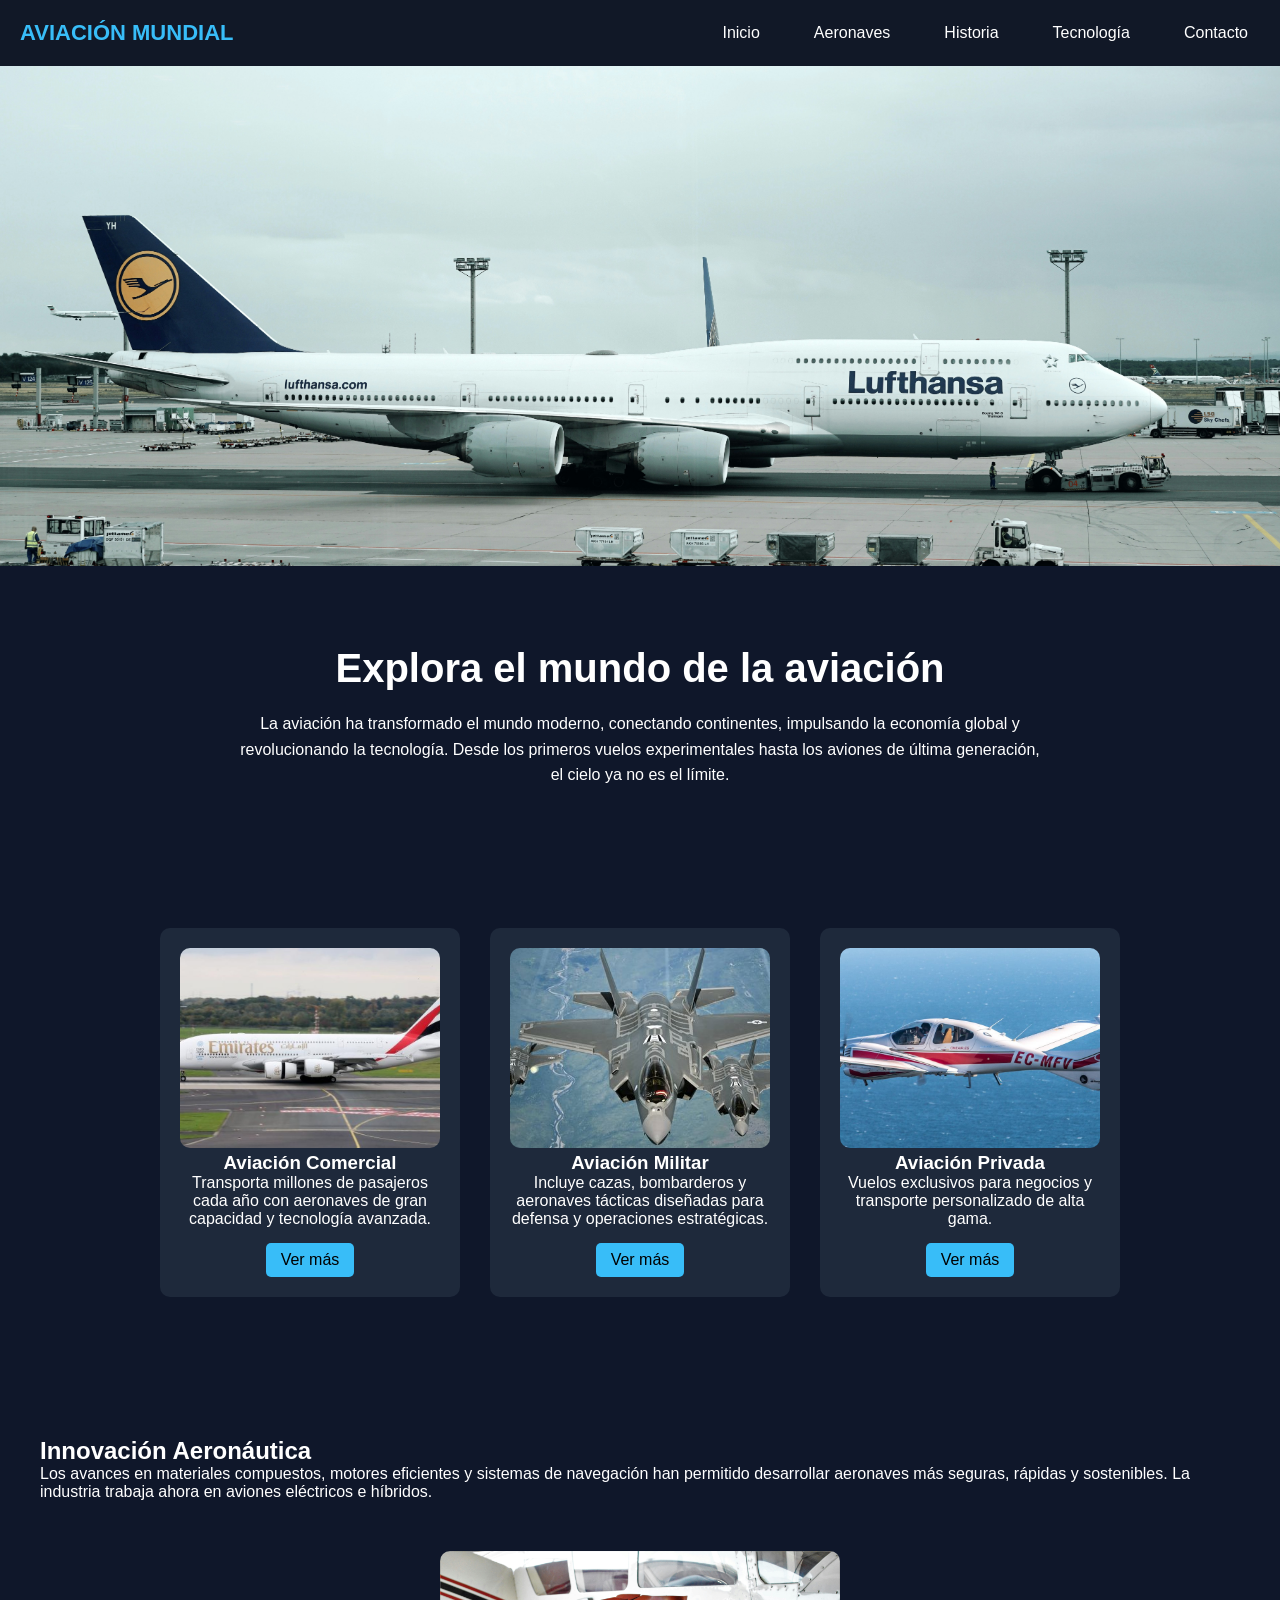
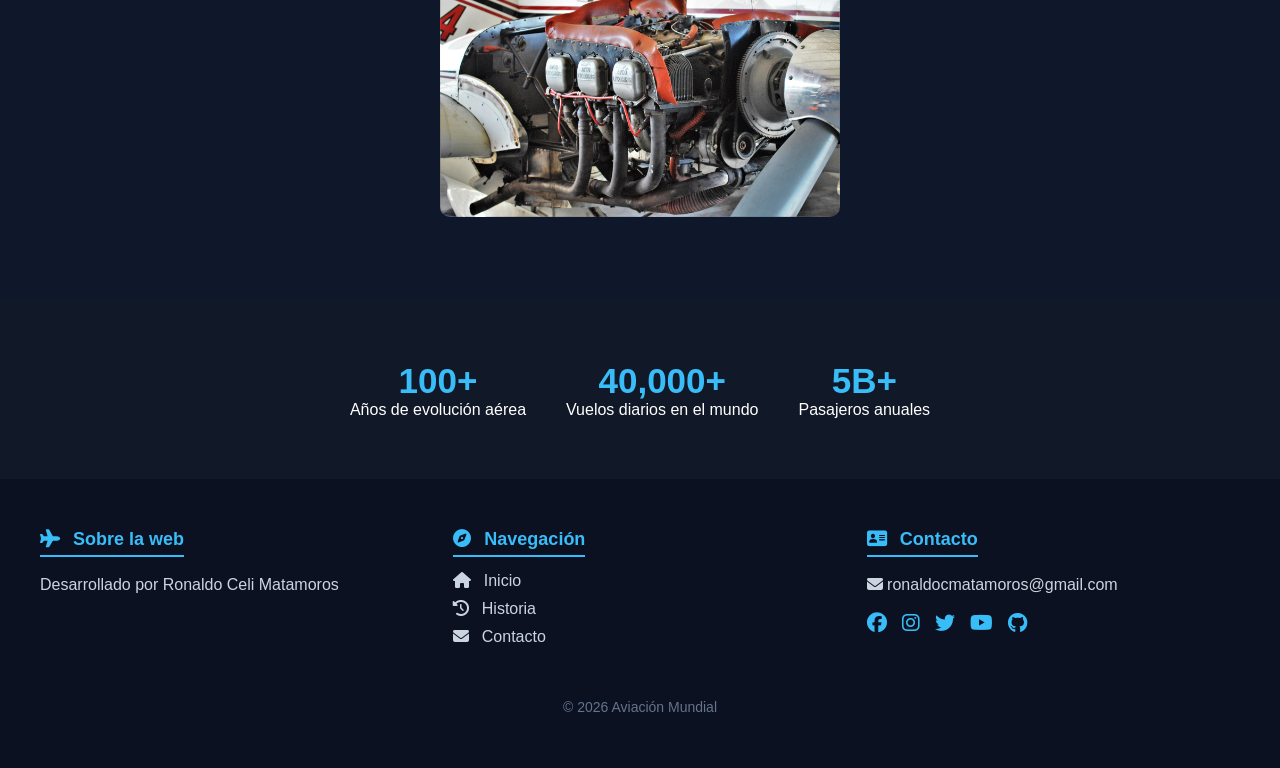
<file: index.html>
<!DOCTYPE html>
<html lang="es">
<head>
    <meta charset="UTF-8">
    <meta name="viewport" content="width=device-width, initial-scale=1.0">
    <title>Aviación Mundial</title>
    <link rel="stylesheet" href="avion.css">
    <link rel="stylesheet" href="https://cdnjs.cloudflare.com/ajax/libs/font-awesome/6.5.0/css/all.min.css">
</head>
<body>

<header>
    <div class="logo">AVIACIÓN MUNDIAL</div>

    <nav>
        <ul class="menu">
            <li><a href="index.html">Inicio</a></li>

            <li class="dropdown">
                <a href="#">Aeronaves</a>
                <ul class="submenu">
                    <li><a href="comercial.html">Comercial</a></li>
                    <li><a href="militar.html">Militar</a></li>
                    <li><a href="privada.html">Privada</a></li>
                    <li><a href="helicopteros.html">Helicópteros</a></li>
                    <li><a href="drones.html">Drones</a></li>
                </ul>
            </li>

            <li><a href="historia.html">Historia</a></li>
            <li><a href="tecnologia.html">Tecnología</a></li>
            <li><a href="contacto.html">Contacto</a></li>
        </ul>
    </nav>
</header>

<!-- SLIDER -->
<section class="slider">
    <div class="slides">
        <img src="img/avion1.jpg" alt="avion1">
        <img src="img/avion2.jpg" alt="avion2">
        <img src="img/avion3.jpg" alt="avion3">
        <img src="img/avion4.jpg" alt="avion4">
        <img src="img/avion5.jpg" alt="avion5">
    </div>
</section>

<!-- INTRO -->
<section class="intro">
    <h1>Explora el mundo de la aviación</h1>
    <p>
        La aviación ha transformado el mundo moderno, conectando continentes,
        impulsando la economía global y revolucionando la tecnología.
        Desde los primeros vuelos experimentales hasta los aviones de última generación,
        el cielo ya no es el límite.
    </p>
</section>

<!-- TARJETAS -->
<section class="cards">

    <div class="card">
        <img src="img/avioncomercial.jpg" alt="comercial">
        <h3>Aviación Comercial</h3>
        <p>Transporta millones de pasajeros cada año con aeronaves de gran capacidad y tecnología avanzada.</p>
        <a href="comercial.html" class="btn">Ver más</a>
    </div>

    <div class="card">
        <img src="img/cazas.jpg" alt="militar">
        <h3>Aviación Militar</h3>
        <p>Incluye cazas, bombarderos y aeronaves tácticas diseñadas para defensa y operaciones estratégicas.</p>
        <a href="militar.html" class="btn">Ver más</a>
    </div>

    <div class="card">
        <img src="img/priv.jpg" alt="privada">
        <h3>Aviación Privada</h3>
        <p>Vuelos exclusivos para negocios y transporte personalizado de alta gama.</p>
        <a href="privada.html" class="btn">Ver más</a>
    </div>

</section>

<!-- SECCIÓN DESTACADA -->
<section class="highlight">
    <div class="highlight-text">
        <h2>Innovación Aeronáutica</h2>
        <p>
            Los avances en materiales compuestos, motores eficientes y sistemas de navegación
            han permitido desarrollar aeronaves más seguras, rápidas y sostenibles.
            La industria trabaja ahora en aviones eléctricos e híbridos.
        </p>
    </div>

    <div class="highlight-img">
        <img src="img/motor2.jpg"tecnologia">
    </div>
</section>

<!-- ESTADÍSTICAS -->
<section class="stats">
    <div class="stat-box">
        <h3>100+</h3>
        <p>Años de evolución aérea</p>
    </div>

    <div class="stat-box">
        <h3>40,000+</h3>
        <p>Vuelos diarios en el mundo</p>
    </div>

    <div class="stat-box">
        <h3>5B+</h3>
        <p>Pasajeros anuales</p>
    </div>
</section>

<footer>
    <div class="footer-content">

        <div class="footer-box">
            <h4><i class="fa-solid fa-plane"></i> Sobre la web</h4>
            <p>Desarrollado por Ronaldo Celi Matamoros</p>
        </div>

        <div class="footer-box">
            <h4><i class="fa-solid fa-compass"></i> Navegación</h4>
            <ul>
                <li><a href="index.html"><i class="fa-solid fa-house"></i> Inicio</a></li>
                <li><a href="historia.html"><i class="fa-solid fa-clock-rotate-left"></i> Historia</a></li>
                <li><a href="contacto.html"><i class="fa-solid fa-envelope"></i> Contacto</a></li>
            </ul>
        </div>

        <div class="footer-box">
            <h4><i class="fa-solid fa-address-card"></i> Contacto</h4>
            <p><i class="fa-solid fa-envelope"></i> ronaldocmatamoros@gmail.com</p>

            <div class="social">
                <a href="#"><i class="fa-brands fa-facebook" title="Facebook"></i></a>
                <a href="#"><i class="fa-brands fa-instagram" title="Instagram"></i></a>
                <a href="#"><i class="fa-brands fa-twitter" title="Twitter"></i></a>
                <a href="#"><i class="fa-brands fa-youtube" title="Youtube"></i></a>
                <a href="#"><i class="fa-brands fa-github" title="Github"></i></a>
            </div>
        </div>

    </div>

    <p class="copy">© 2026 Aviación Mundial</p>
</footer>


</body>
</html>
</file>
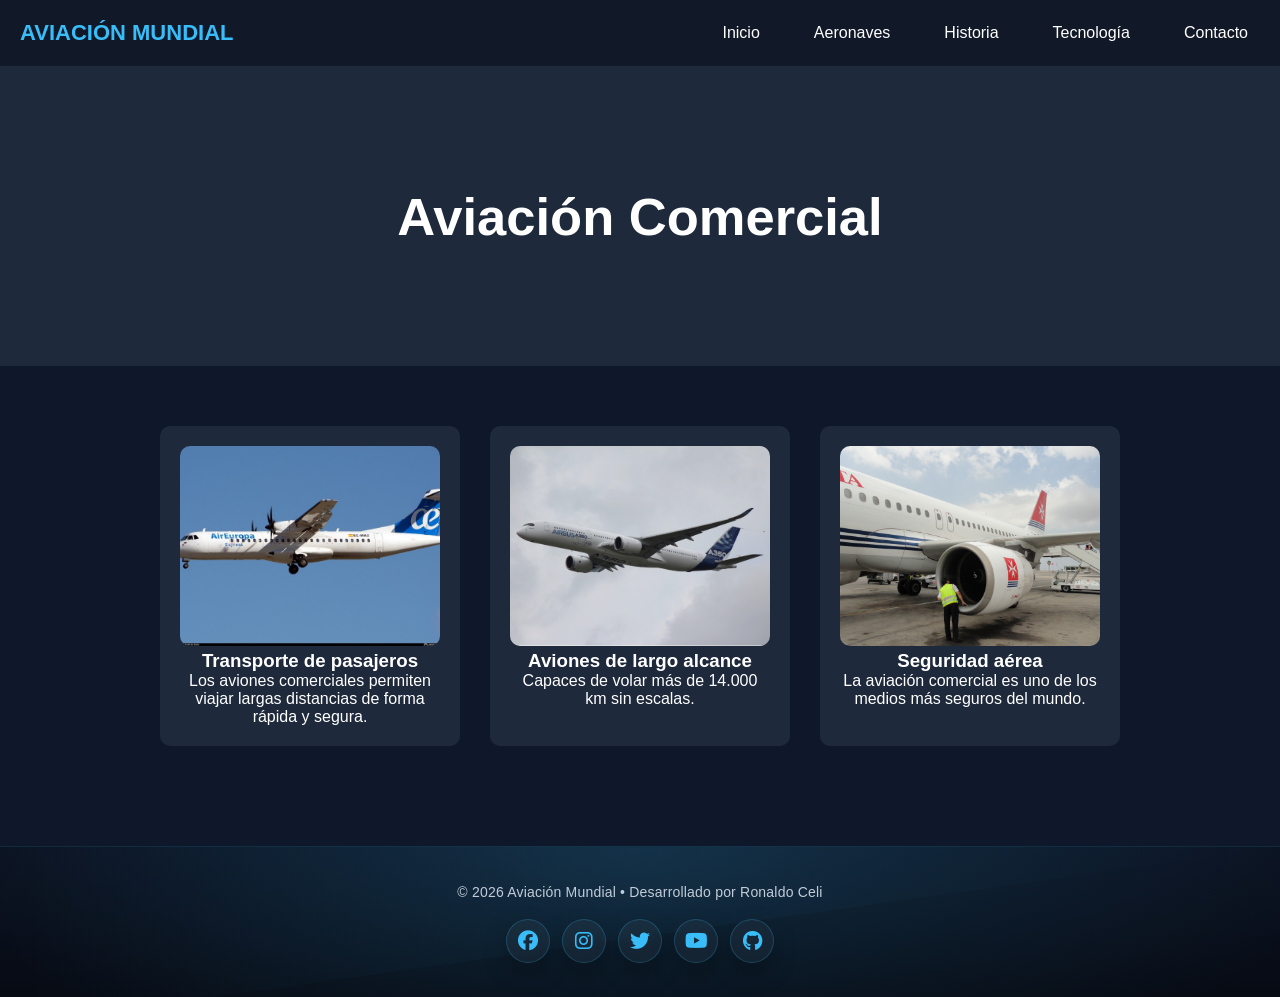
<file: comercial.html>
<!DOCTYPE html>
<html lang="es">
<head>
<meta charset="UTF-8">
<meta name="viewport" content="width=device-width, initial-scale=1.0">
<title>Historia de la Aviación</title>
<link rel="stylesheet" href="avion.css">
<link rel="stylesheet" href="https://cdnjs.cloudflare.com/ajax/libs/font-awesome/6.5.0/css/all.min.css">
</head>
<body>

<header>
    <div class="logo">AVIACIÓN MUNDIAL</div>
    <nav>
        <ul class="menu">
            <li><a href="index.html">Inicio</a></li>
            <li class="dropdown">
                <a href="#">Aeronaves</a>
                <ul class="submenu">
                    <li><a href="comercial.html">Comercial</a></li>
                    <li><a href="militar.html">Militar</a></li>
                    <li><a href="privada.html">Privada</a></li>
                    <li><a href="helicopteros.html">Helicópteros</a></li>
                    <li><a href="drones.html">Drones</a></li>
                </ul>
            </li>
            <li><a href="historia.html">Historia</a></li>
            <li><a href="tecnologia.html">Tecnología</a></li>
            <li><a href="contacto.html">Contacto</a></li>
        </ul>
    </nav>
</header>
<section class="page-hero">
<h1>Aviación Comercial</h1>
</section>

<section class="cards">
<div class="card">
<img src="img/avionpeque.jpg">
<h3>Transporte de pasajeros</h3>
<p>Los aviones comerciales permiten viajar largas distancias de forma rápida y segura.</p>
</div>

<div class="card">
<img src="img/largoalcanze.jpg">
<h3>Aviones de largo alcance</h3>
<p>Capaces de volar más de 14.000 km sin escalas.</p>
</div>

<div class="card">
<img src="img/seguridad.jpg">
<h3>Seguridad aérea</h3>
<p>La aviación comercial es uno de los medios más seguros del mundo.</p>
</div>
</section>

<footer class="otro-pie">
  <div class="pie-wrap">
    <p>© 2026 Aviación Mundial • Desarrollado por Ronaldo Celi</p>

    <div class="redes" aria-label="Redes sociales">
      <a href="#" aria-label="Facebook"><i class="fa-brands fa-facebook"></i></a>
      <a href="#" aria-label="Instagram"><i class="fa-brands fa-instagram"></i></a>
      <a href="#" aria-label="Twitter"><i class="fa-brands fa-twitter"></i></a>
      <a href="#" aria-label="YouTube"><i class="fa-brands fa-youtube"></i></a>
      <a href="#" aria-label="GitHub"><i class="fa-brands fa-github"></i></a>
    </div>
  </div>
</footer>

</body>
</html>
</file>
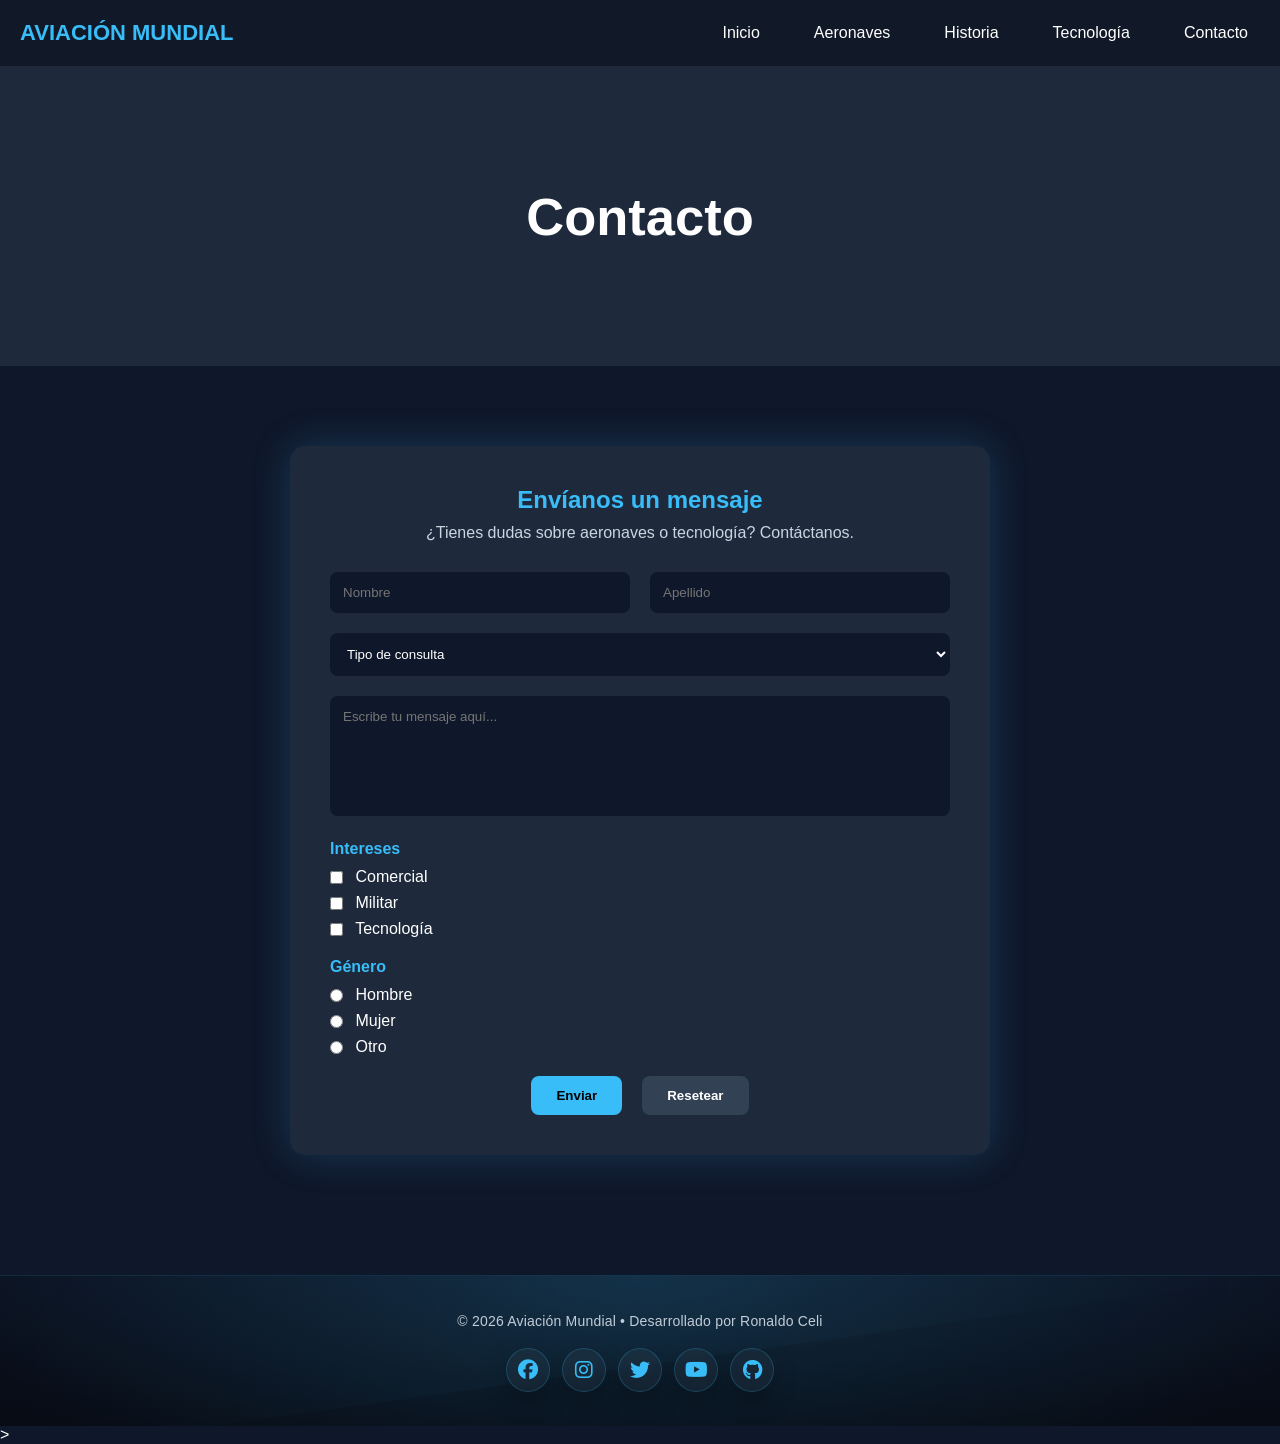
<file: contacto.html>
<!DOCTYPE html>
<html lang="es">
<head>
<meta charset="UTF-8">
<meta name="viewport" content="width=device-width, initial-scale=1.0">
<title>Historia de la Aviación</title>
<link rel="stylesheet" href="avion.css">
<link rel="stylesheet" href="https://cdnjs.cloudflare.com/ajax/libs/font-awesome/6.5.0/css/all.min.css">
</head>
<body>

<header>
    <div class="logo">AVIACIÓN MUNDIAL</div>
    <nav>
        <ul class="menu">
            <li><a href="index.html">Inicio</a></li>
            <li class="dropdown">
                <a href="#">Aeronaves</a>
                <ul class="submenu">
                    <li><a href="comercial.html">Comercial</a></li>
                    <li><a href="militar.html">Militar</a></li>
                    <li><a href="privada.html">Privada</a></li>
                    <li><a href="helicopteros.html">Helicópteros</a></li>
                    <li><a href="drones.html">Drones</a></li>
                </ul>
            </li>
            <li><a href="historia.html">Historia</a></li>
            <li><a href="tecnologia.html">Tecnología</a></li>
            <li><a href="contacto.html">Contacto</a></li>
        </ul>
    </nav>
</header>

<section class="page-hero">
<h1>Contacto</h1>
</section>
<section class="form-section">

<div class="form-container">
    <h2>Envíanos un mensaje</h2>
    <p>¿Tienes dudas sobre aeronaves o tecnología? Contáctanos.</p>

    <form>

        <div class="input-group">
            <input type="text" placeholder="Nombre" required>
            <input type="text" placeholder="Apellido" required>
        </div>

        <select required>
            <option value="">Tipo de consulta</option>
            <option>Información</option>
            <option>Trabajo</option>
            <option>Colaboración</option>
        </select>

        <textarea placeholder="Escribe tu mensaje aquí..." required></textarea>

        <div class="form-block">
            <h4>Intereses</h4>
            <label><input type="checkbox"> Comercial</label>
            <label><input type="checkbox"> Militar</label>
            <label><input type="checkbox"> Tecnología</label>
        </div>

        <div class="form-block">
            <h4>Género</h4>
            <label><input type="radio" name="genero"> Hombre</label>
            <label><input type="radio" name="genero"> Mujer</label>
            <label><input type="radio" name="genero"> Otro</label>
        </div>

        <div class="buttons">
            <button type="submit">Enviar</button>
            <button type="reset" class="secondary">Resetear</button>
        </div>

    </form>
</div>

</section>

<footer class="otro-pie">
  <div class="pie-wrap">
    <p>© 2026 Aviación Mundial • Desarrollado por Ronaldo Celi</p>

    <div class="redes" aria-label="Redes sociales">
      <a href="#" aria-label="Facebook"><i class="fa-brands fa-facebook"></i></a>
      <a href="#" aria-label="Instagram"><i class="fa-brands fa-instagram"></i></a>
      <a href="#" aria-label="Twitter"><i class="fa-brands fa-twitter"></i></a>
      <a href="#" aria-label="YouTube"><i class="fa-brands fa-youtube"></i></a>
      <a href="#" aria-label="GitHub"><i class="fa-brands fa-github"></i></a>
    </div>
  </div>
</footer>>

</body>
</html>
</file>
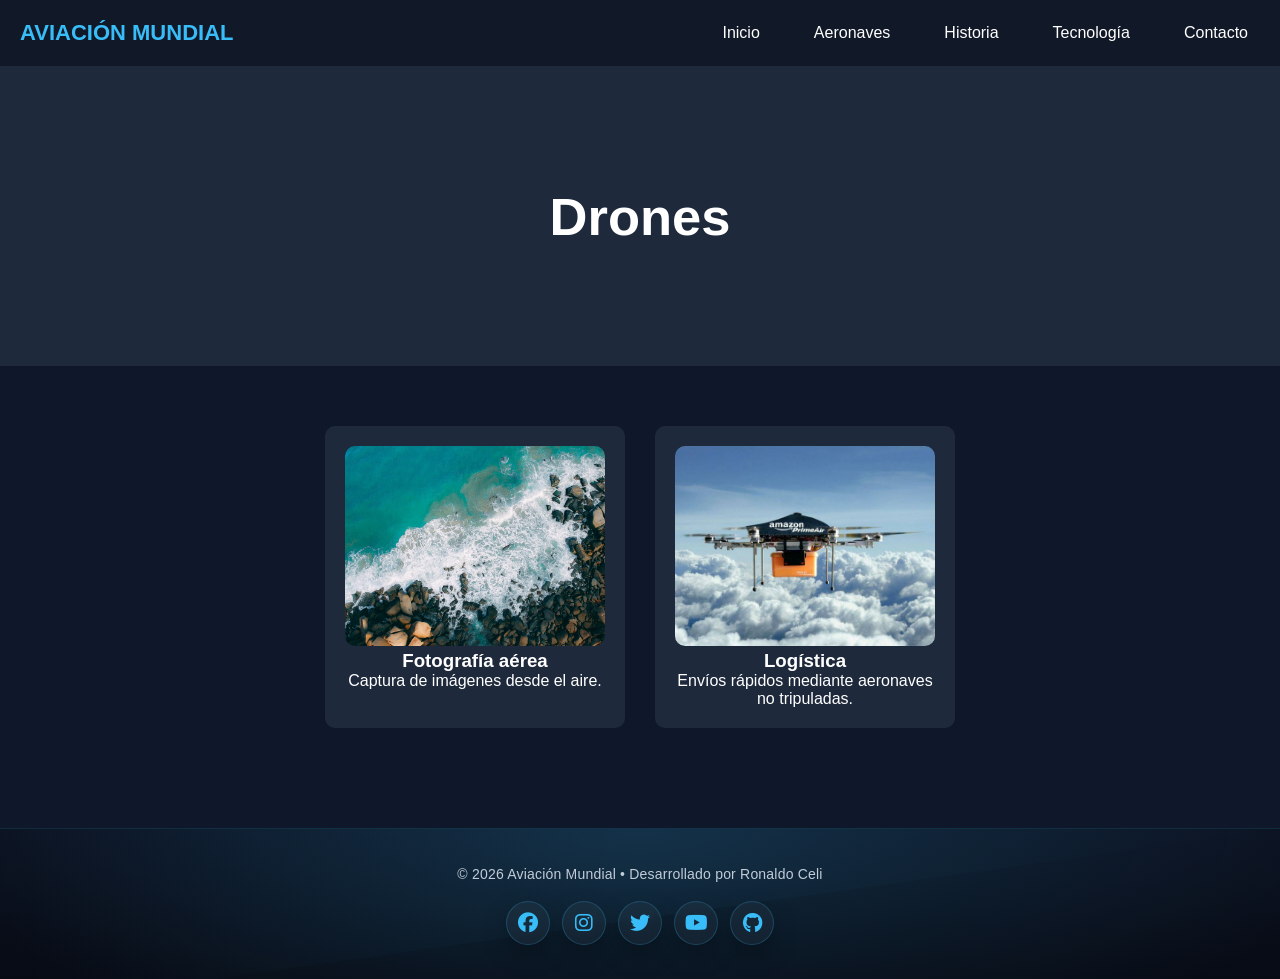
<file: drones.html>
<!DOCTYPE html>
<html lang="es">
<head>
<meta charset="UTF-8">
<meta name="viewport" content="width=device-width, initial-scale=1.0">
<title>Historia de la Aviación</title>
<link rel="stylesheet" href="avion.css">
<link rel="stylesheet" href="https://cdnjs.cloudflare.com/ajax/libs/font-awesome/6.5.0/css/all.min.css">
</head>
<body>

<header>
    <div class="logo">AVIACIÓN MUNDIAL</div>
    <nav>
        <ul class="menu">
            <li><a href="index.html">Inicio</a></li>
            <li class="dropdown">
                <a href="#">Aeronaves</a>
                <ul class="submenu">
                    <li><a href="comercial.html">Comercial</a></li>
                    <li><a href="militar.html">Militar</a></li>
                    <li><a href="privada.html">Privada</a></li>
                    <li><a href="helicopteros.html">Helicópteros</a></li>
                    <li><a href="drones.html">Drones</a></li>
                </ul>
            </li>
            <li><a href="historia.html">Historia</a></li>
            <li><a href="tecnologia.html">Tecnología</a></li>
            <li><a href="contacto.html">Contacto</a></li>
        </ul>
    </nav>
</header>
<section class="page-hero">
<h1>Drones</h1>
</section>

<section class="cards">
<div class="card">
<img src="img/imgdron.jpg">
<h3>Fotografía aérea</h3>
<p>Captura de imágenes desde el aire.</p>
</div>

<div class="card">
<img src="img/amazondron.jpg">
<h3>Logística</h3>
<p>Envíos rápidos mediante aeronaves no tripuladas.</p>
</div>
</section>


<footer class="otro-pie">
  <div class="pie-wrap">
    <p>© 2026 Aviación Mundial • Desarrollado por Ronaldo Celi</p>

    <div class="redes" aria-label="Redes sociales">
      <a href="#" aria-label="Facebook"><i class="fa-brands fa-facebook"></i></a>
      <a href="#" aria-label="Instagram"><i class="fa-brands fa-instagram"></i></a>
      <a href="#" aria-label="Twitter"><i class="fa-brands fa-twitter"></i></a>
      <a href="#" aria-label="YouTube"><i class="fa-brands fa-youtube"></i></a>
      <a href="#" aria-label="GitHub"><i class="fa-brands fa-github"></i></a>
    </div>
  </div>
</footer>

</body>
</html>
</file>
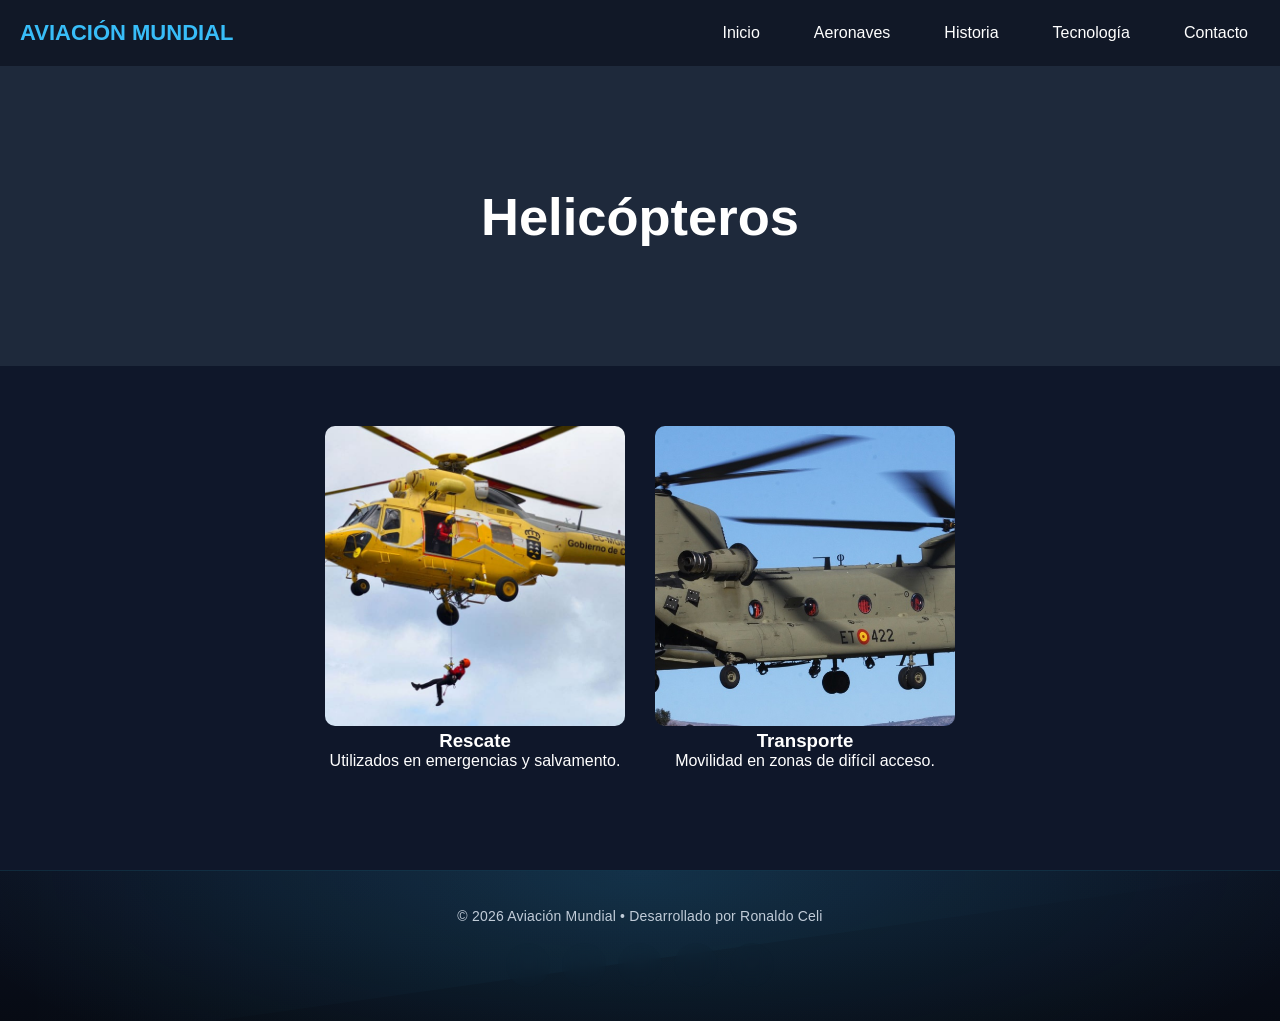
<file: helicopteros.html>
<!DOCTYPE html>
<html lang="es">
<head>
<meta charset="UTF-8">
<meta name="viewport" content="width=device-width, initial-scale=1.0">
<title>Historia de la Aviación</title>
<link rel="stylesheet" href="avion.css">
<link rel="stylesheet" href="https://cdnjs.cloudflare.com/ajax/libs/font-awesome/6.5.0/css/all.min.css">
</head>
<body>

<header>
    <div class="logo">AVIACIÓN MUNDIAL</div>
    <nav>
        <ul class="menu">
            <li><a href="index.html">Inicio</a></li>
            <li class="dropdown">
                <a href="#">Aeronaves</a>
                <ul class="submenu">
                    <li><a href="comercial.html">Comercial</a></li>
                    <li><a href="militar.html">Militar</a></li>
                    <li><a href="privada.html">Privada</a></li>
                    <li><a href="helicopteros.html">Helicópteros</a></li>
                    <li><a href="drones.html">Drones</a></li>
                </ul>
            </li>
            <li><a href="historia.html">Historia</a></li>
            <li><a href="tecnologia.html">Tecnología</a></li>
            <li><a href="contacto.html">Contacto</a></li>
        </ul>
    </nav>
</header>

<section class="page-hero">
<h1>Helicópteros</h1>
</section>

<section class="content-grid">
<div>
<img src="img/rescate.jpg">
<h3>Rescate</h3>
<p>Utilizados en emergencias y salvamento.</p>
</div>

<div>
<img src="img/trasporteheli.JPG">
<h3>Transporte</h3>
<p>Movilidad en zonas de difícil acceso.</p>
</div>
</section>

<footer class="otro-pie">
  <div class="pie-wrap">
    <p>© 2026 Aviación Mundial • Desarrollado por Ronaldo Celi</p>

    <div class="redes" aria-label="Redes sociales">
      <a href="#" aria-label="Facebook"><i class="fa-brands fa-facebook"></i></a>
      <a href="#" aria-label="Instagram"><i class="fa-brands fa-instagram"></i></a>
      <a href="#" aria-label="Twitter"><i class="fa-brands fa-twitter"></i></a>
      <a href="#" aria-label="YouTube"><i class="fa-brands fa-youtube"></i></a>
      <a href="#" aria-label="GitHub"><i class="fa-brands fa-github"></i></a>
    </div>
  </div>
</footer>
</body>
</html>
</file>
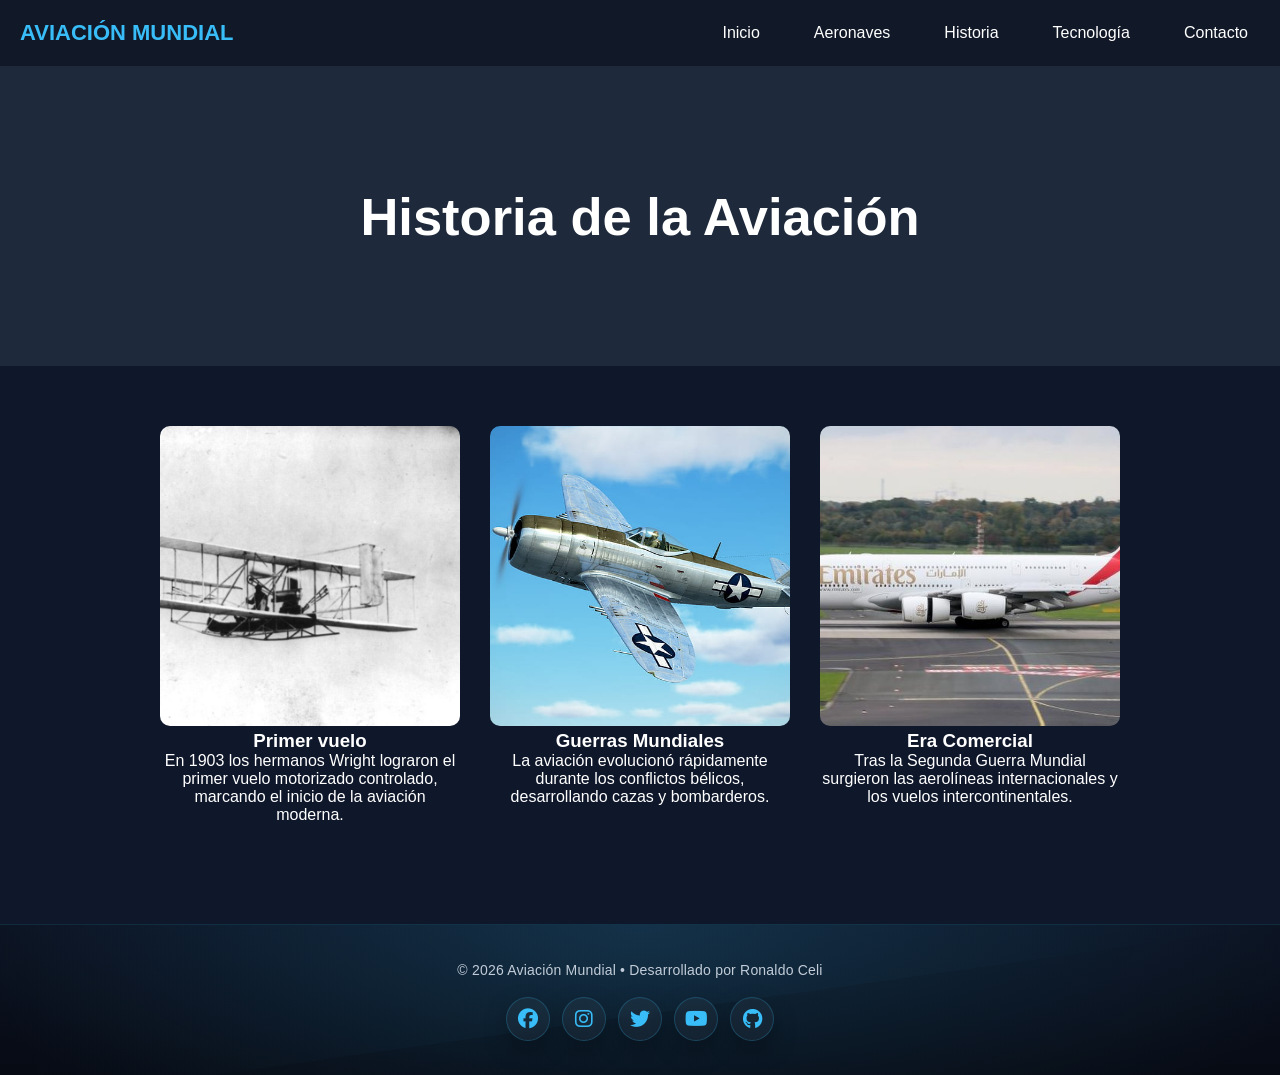
<file: historia.html>
<!DOCTYPE html>
<html lang="es">
<head>
<meta charset="UTF-8">
<meta name="viewport" content="width=device-width, initial-scale=1.0">
<title>Historia de la Aviación</title>
<link rel="stylesheet" href="avion.css">
<link rel="stylesheet" href="https://cdnjs.cloudflare.com/ajax/libs/font-awesome/6.5.0/css/all.min.css">
</head>
<body>

<header>
    <div class="logo">AVIACIÓN MUNDIAL</div>
    <nav>
        <ul class="menu">
            <li><a href="index.html">Inicio</a></li>
            <li class="dropdown">
                <a href="#">Aeronaves</a>
                <ul class="submenu">
                    <li><a href="comercial.html">Comercial</a></li>
                    <li><a href="militar.html">Militar</a></li>
                    <li><a href="privada.html">Privada</a></li>
                    <li><a href="helicopteros.html">Helicópteros</a></li>
                    <li><a href="drones.html">Drones</a></li>
                </ul>
            </li>
            <li><a href="historia.html">Historia</a></li>
            <li><a href="tecnologia.html">Tecnología</a></li>
            <li><a href="contacto.html">Contacto</a></li>
        </ul>
    </nav>
</header>

<section class="page-hero">
    <h1>Historia de la Aviación</h1>
</section>

<section class="content-grid">
    <div>
        <img src="img/primervuelo.jpg" alt="wright">
        <h3>Primer vuelo</h3>
        <p>En 1903 los hermanos Wright lograron el primer vuelo motorizado controlado, marcando el inicio de la aviación moderna.</p>
    </div>

    <div>
        <img src="img/guerra.jpg" alt="guerra">
        <h3>Guerras Mundiales</h3>
        <p>La aviación evolucionó rápidamente durante los conflictos bélicos, desarrollando cazas y bombarderos.</p>
    </div>

    <div>
        <img src="img/avioncomercial.jpg" alt="comercial">
        <h3>Era Comercial</h3>
        <p>Tras la Segunda Guerra Mundial surgieron las aerolíneas internacionales y los vuelos intercontinentales.</p>
    </div>
</section>

<footer class="otro-pie">
  <div class="pie-wrap">
    <p>© 2026 Aviación Mundial • Desarrollado por Ronaldo Celi</p>

    <div class="redes" aria-label="Redes sociales">
      <a href="#" aria-label="Facebook"><i class="fa-brands fa-facebook"></i></a>
      <a href="#" aria-label="Instagram"><i class="fa-brands fa-instagram"></i></a>
      <a href="#" aria-label="Twitter"><i class="fa-brands fa-twitter"></i></a>
      <a href="#" aria-label="YouTube"><i class="fa-brands fa-youtube"></i></a>
      <a href="#" aria-label="GitHub"><i class="fa-brands fa-github"></i></a>
    </div>
  </div>
</footer>
</body>
</html>
</file>
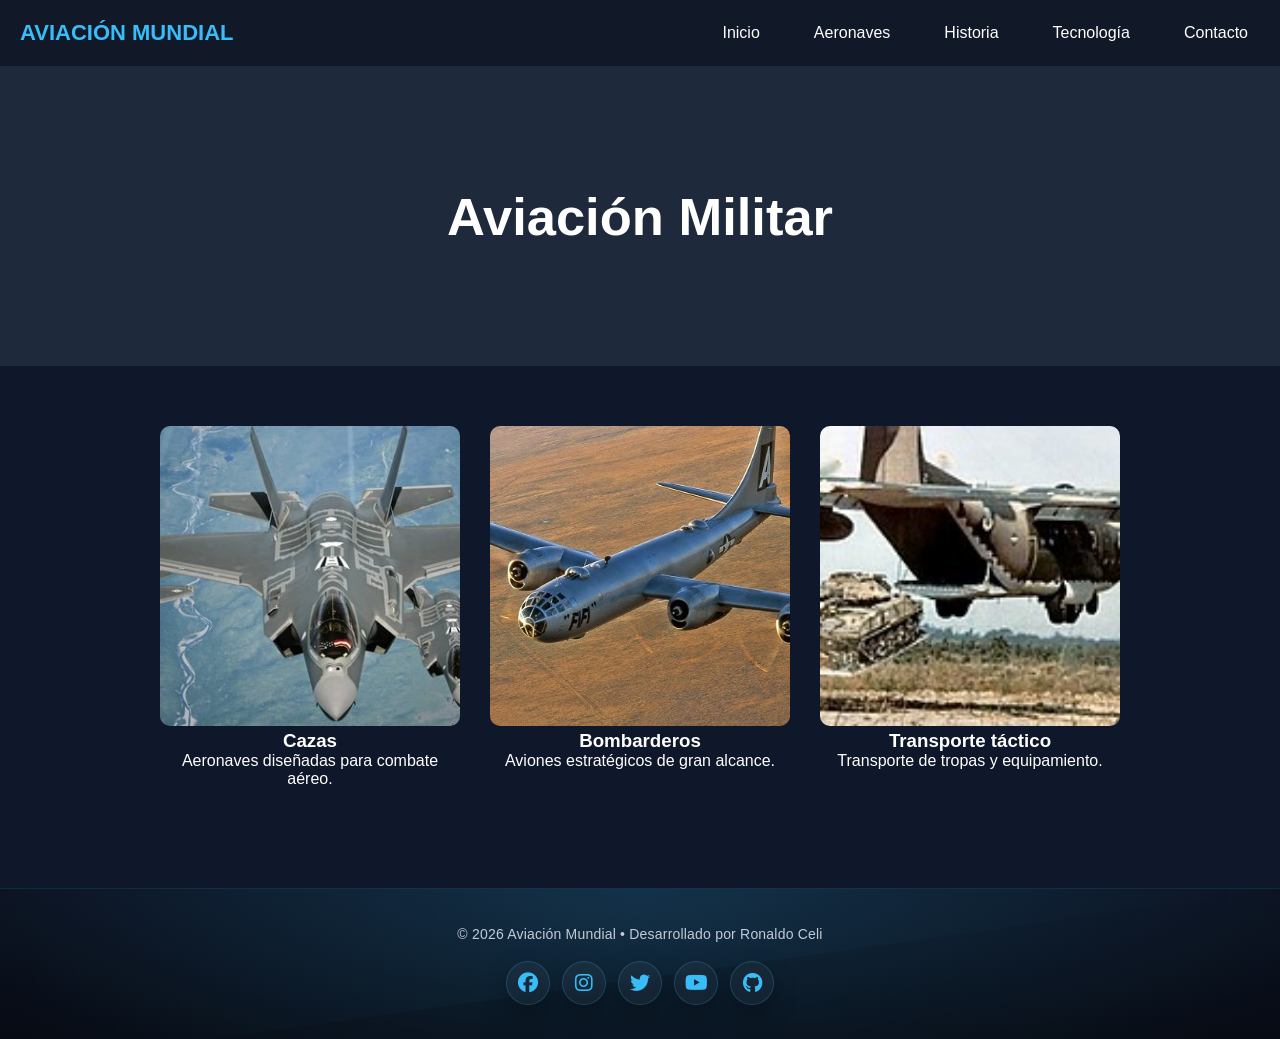
<file: militar.html>
<!DOCTYPE html>
<html lang="es">
<head>
<meta charset="UTF-8">
<meta name="viewport" content="width=device-width, initial-scale=1.0">
<title>Historia de la Aviación</title>
<link rel="stylesheet" href="avion.css">
<link rel="stylesheet" href="https://cdnjs.cloudflare.com/ajax/libs/font-awesome/6.5.0/css/all.min.css">
</head>
<body>

<header>
    <div class="logo">AVIACIÓN MUNDIAL</div>
    <nav>
        <ul class="menu">
            <li><a href="index.html">Inicio</a></li>
            <li class="dropdown">
                <a href="#">Aeronaves</a>
                <ul class="submenu">
                    <li><a href="comercial.html">Comercial</a></li>
                    <li><a href="militar.html">Militar</a></li>
                    <li><a href="privada.html">Privada</a></li>
                    <li><a href="helicopteros.html">Helicópteros</a></li>
                    <li><a href="drones.html">Drones</a></li>
                </ul>
            </li>
            <li><a href="historia.html">Historia</a></li>
            <li><a href="tecnologia.html">Tecnología</a></li>
            <li><a href="contacto.html">Contacto</a></li>
        </ul>
    </nav>
</header>

<section class="page-hero">
<h1>Aviación Militar</h1>
</section>

<section class="content-grid">
<div>
<img src="img/cazas.jpg">
<h3>Cazas</h3>
<p>Aeronaves diseñadas para combate aéreo.</p>
</div>

<div>
<img src="img/bombarderos.jpg">
<h3>Bombarderos</h3>
<p>Aviones estratégicos de gran alcance.</p>
</div>

<div>
<img src="img/trasportetactico.jpg">
<h3>Transporte táctico</h3>
<p>Transporte de tropas y equipamiento.</p>
</div>
</section>

<footer class="otro-pie">
  <div class="pie-wrap">
    <p>© 2026 Aviación Mundial • Desarrollado por Ronaldo Celi</p>

    <div class="redes" aria-label="Redes sociales">
      <a href="#" aria-label="Facebook"><i class="fa-brands fa-facebook"></i></a>
      <a href="#" aria-label="Instagram"><i class="fa-brands fa-instagram"></i></a>
      <a href="#" aria-label="Twitter"><i class="fa-brands fa-twitter"></i></a>
      <a href="#" aria-label="YouTube"><i class="fa-brands fa-youtube"></i></a>
      <a href="#" aria-label="GitHub"><i class="fa-brands fa-github"></i></a>
    </div>
  </div>
</footer>

</body>
</html>
</file>
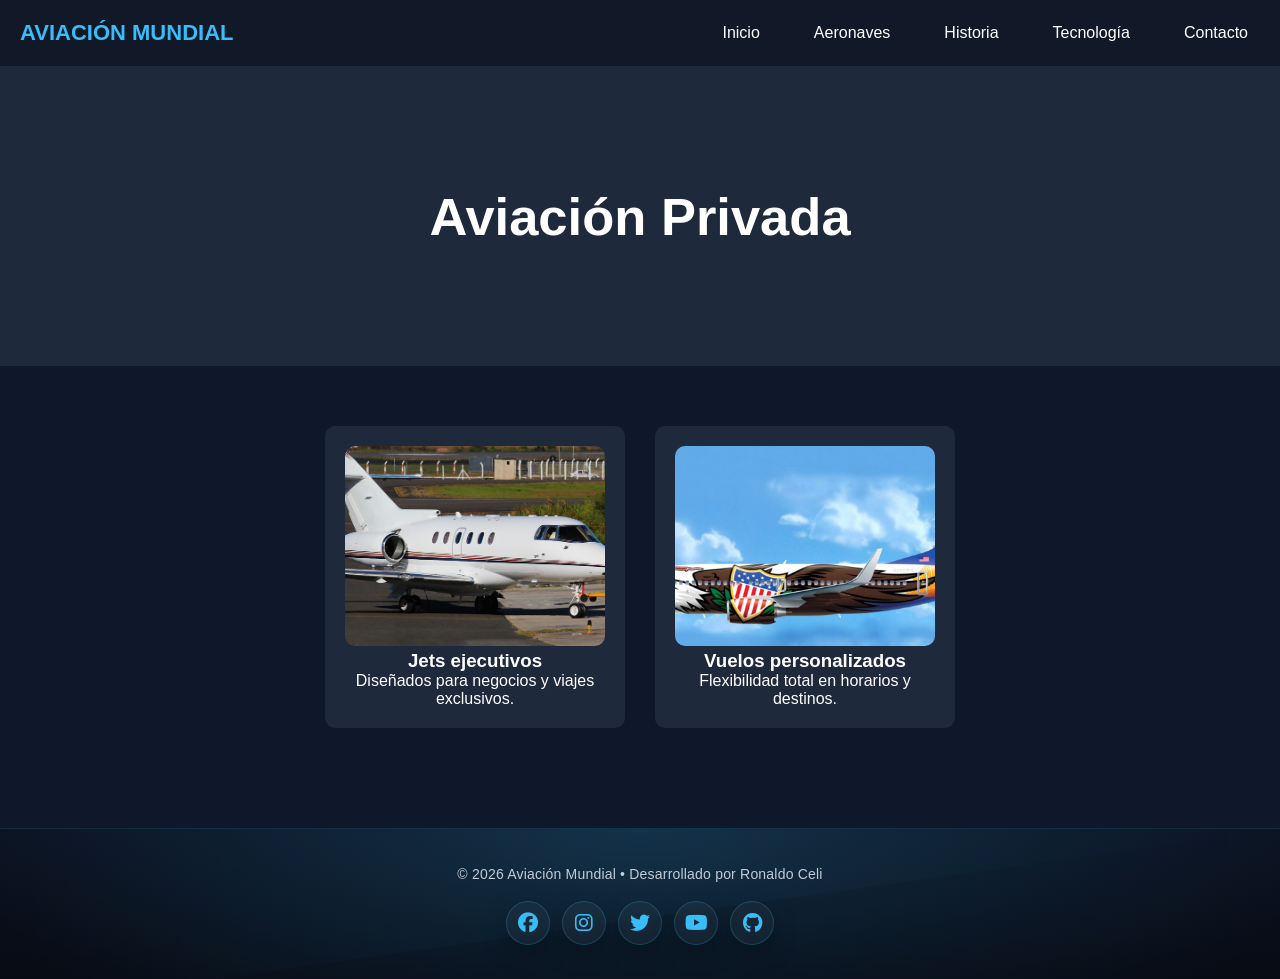
<file: privada.html>
<!DOCTYPE html>
<html lang="es">
<head>
<meta charset="UTF-8">
<meta name="viewport" content="width=device-width, initial-scale=1.0">
<title>Historia de la Aviación</title>
<link rel="stylesheet" href="avion.css">
<link rel="stylesheet" href="https://cdnjs.cloudflare.com/ajax/libs/font-awesome/6.5.0/css/all.min.css">
</head>
<body>

<header>
    <div class="logo">AVIACIÓN MUNDIAL</div>
    <nav>
        <ul class="menu">
            <li><a href="index.html">Inicio</a></li>
            <li class="dropdown">
                <a href="#">Aeronaves</a>
                <ul class="submenu">
                    <li><a href="comercial.html">Comercial</a></li>
                    <li><a href="militar.html">Militar</a></li>
                    <li><a href="privada.html">Privada</a></li>
                    <li><a href="helicopteros.html">Helicópteros</a></li>
                    <li><a href="drones.html">Drones</a></li>
                </ul>
            </li>
            <li><a href="historia.html">Historia</a></li>
            <li><a href="tecnologia.html">Tecnología</a></li>
            <li><a href="contacto.html">Contacto</a></li>
        </ul>
    </nav>
</header>

<section class="page-hero">
<h1>Aviación Privada</h1>
</section>

<section class="cards">
<div class="card">
<img src="img/jetsejecutivos.jpg">
<h3>Jets ejecutivos</h3>
<p>Diseñados para negocios y viajes exclusivos.</p>
</div>

<div class="card">
<img src="img/personalizado.png">
<h3>Vuelos personalizados</h3>
<p>Flexibilidad total en horarios y destinos.</p>
</div>
</section>

<footer class="otro-pie">
  <div class="pie-wrap">
    <p>© 2026 Aviación Mundial • Desarrollado por Ronaldo Celi</p>

    <div class="redes" aria-label="Redes sociales">
      <a href="#" aria-label="Facebook"><i class="fa-brands fa-facebook"></i></a>
      <a href="#" aria-label="Instagram"><i class="fa-brands fa-instagram"></i></a>
      <a href="#" aria-label="Twitter"><i class="fa-brands fa-twitter"></i></a>
      <a href="#" aria-label="YouTube"><i class="fa-brands fa-youtube"></i></a>
      <a href="#" aria-label="GitHub"><i class="fa-brands fa-github"></i></a>
    </div>
  </div>
</footer>

</body>
</html>
</file>
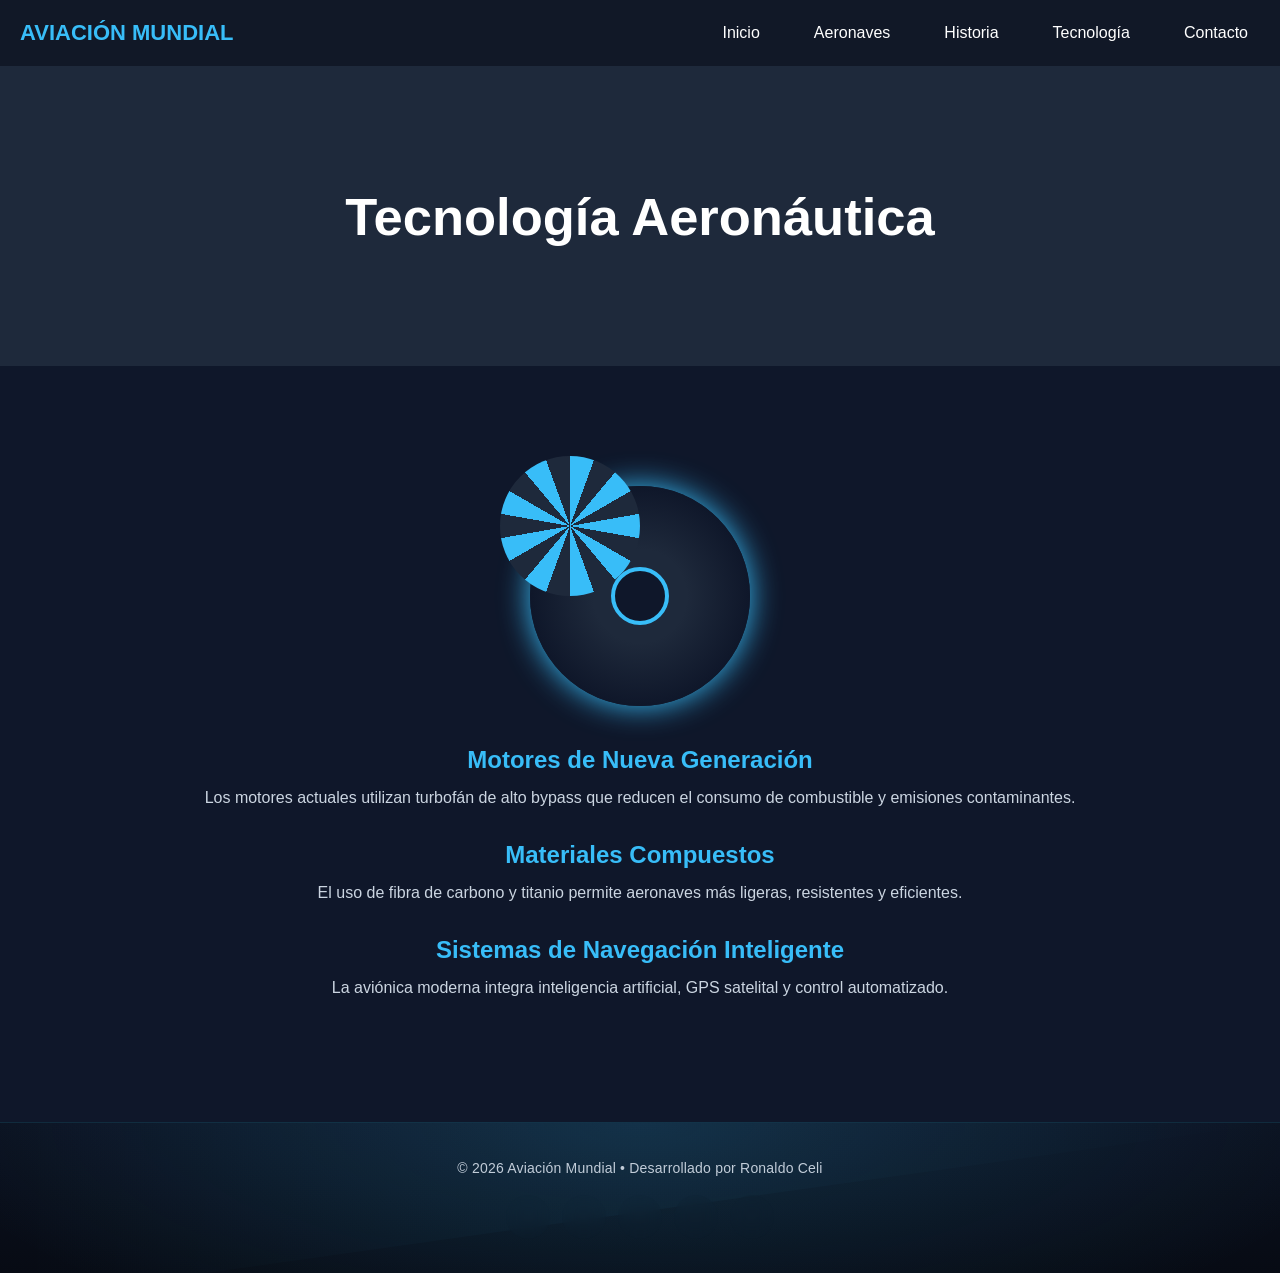
<file: tecnologia.html>
<!DOCTYPE html>
<html lang="es">
<head>
<meta charset="UTF-8">
<meta name="viewport" content="width=device-width, initial-scale=1.0">
<title>Historia de la Aviación</title>
<link rel="stylesheet" href="avion.css">
<link rel="stylesheet" href="https://cdnjs.cloudflare.com/ajax/libs/font-awesome/6.5.0/css/all.min.css">
</head>
<body>

<header>
    <div class="logo">AVIACIÓN MUNDIAL</div>
    <nav>
        <ul class="menu">
            <li><a href="index.html">Inicio</a></li>
            <li class="dropdown">
                <a href="#">Aeronaves</a>
                <ul class="submenu">
                    <li><a href="comercial.html">Comercial</a></li>
                    <li><a href="militar.html">Militar</a></li>
                    <li><a href="privada.html">Privada</a></li>
                    <li><a href="helicopteros.html">Helicópteros</a></li>
                    <li><a href="drones.html">Drones</a></li>
                </ul>
            </li>
            <li><a href="historia.html">Historia</a></li>
            <li><a href="tecnologia.html">Tecnología</a></li>
            <li><a href="contacto.html">Contacto</a></li>
        </ul>
    </nav>
</header>
<section class="page-hero">
<h1>Tecnología Aeronáutica</h1>
</section>

<section class="tech-section">
    <div class="motor-animado"></div>

    <div class="tech-content">
        <h2>Motores de Nueva Generación</h2>
        <p>
        Los motores actuales utilizan turbofán de alto bypass que reducen
        el consumo de combustible y emisiones contaminantes.
        </p>

        <h2>Materiales Compuestos</h2>
        <p>
        El uso de fibra de carbono y titanio permite aeronaves más ligeras,
        resistentes y eficientes.
        </p>

        <h2>Sistemas de Navegación Inteligente</h2>
        <p>
        La aviónica moderna integra inteligencia artificial,
        GPS satelital y control automatizado.
        </p>
    </div>
</section>

<footer class="otro-pie">
  <div class="pie-wrap">
    <p>© 2026 Aviación Mundial • Desarrollado por Ronaldo Celi</p>

    <div class="redes" aria-label="Redes sociales">
      <a href="#" aria-label="Facebook"><i class="fa-brands fa-facebook"></i></a>
      <a href="#" aria-label="Instagram"><i class="fa-brands fa-instagram"></i></a>
      <a href="#" aria-label="Twitter"><i class="fa-brands fa-twitter"></i></a>
      <a href="#" aria-label="YouTube"><i class="fa-brands fa-youtube"></i></a>
      <a href="#" aria-label="GitHub"><i class="fa-brands fa-github"></i></a>
    </div>
  </div>
</footer>

</body>
</html>
</file>
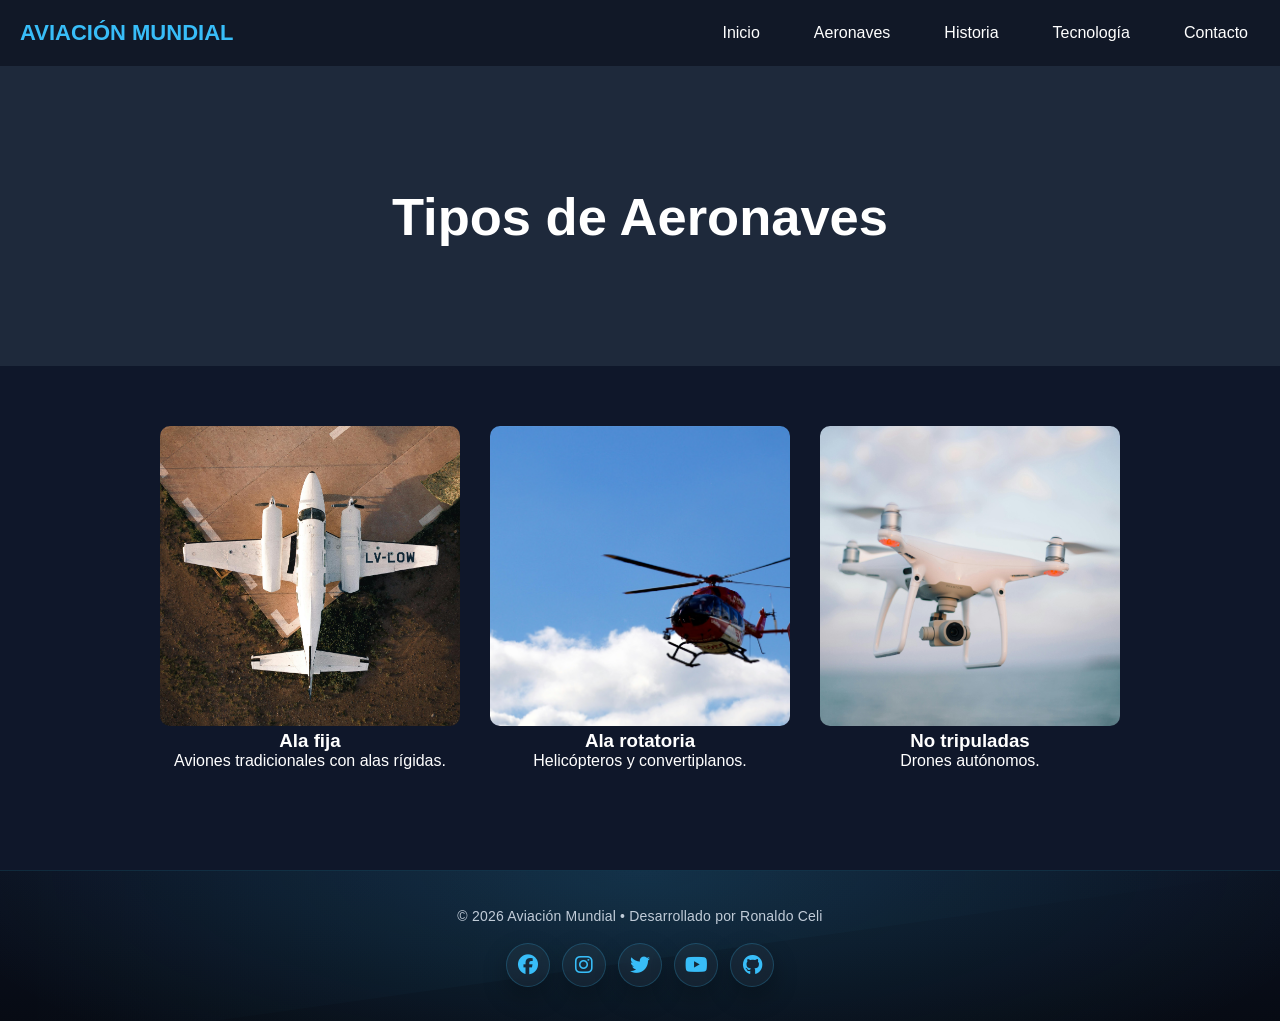
<file: tipos.html>
<!DOCTYPE html>
<html lang="es">
<head>
<meta charset="UTF-8">
<meta name="viewport" content="width=device-width, initial-scale=1.0">
<title>Historia de la Aviación</title>
<link rel="stylesheet" href="avion.css">
<link rel="stylesheet" href="https://cdnjs.cloudflare.com/ajax/libs/font-awesome/6.5.0/css/all.min.css">
</head>
<body>

<header>
    <div class="logo">AVIACIÓN MUNDIAL</div>
    <nav>
        <ul class="menu">
            <li><a href="index.html">Inicio</a></li>
            <li class="dropdown">
                <a href="#">Aeronaves</a>
                <ul class="submenu">
                    <li><a href="comercial.html">Comercial</a></li>
                    <li><a href="militar.html">Militar</a></li>
                    <li><a href="privada.html">Privada</a></li>
                    <li><a href="helicopteros.html">Helicópteros</a></li>
                    <li><a href="drones.html">Drones</a></li>
                </ul>
            </li>
            <li><a href="historia.html">Historia</a></li>
            <li><a href="tecnologia.html">Tecnología</a></li>
            <li><a href="contacto.html">Contacto</a></li>
        </ul>
    </nav>
</header>


<section class="page-hero">
<h1>Tipos de Aeronaves</h1>
</section>

<section class="content-grid">
<div>
<img src="img/alarigida.jpg">
<h3>Ala fija</h3>
<p>Aviones tradicionales con alas rígidas.</p>
</div>

<div>
<img src="img/alarotatoria.jpg">
<h3>Ala rotatoria</h3>
<p>Helicópteros y convertiplanos.</p>
</div>

<div>
<img src="img/dron.jpg">
<h3>No tripuladas</h3>
<p>Drones autónomos.</p>
</div>
</section>

<footer class="otro-pie">
  <div class="pie-wrap">
    <p>© 2026 Aviación Mundial • Desarrollado por Ronaldo Celi</p>

    <div class="redes" aria-label="Redes sociales">
      <a href="#" aria-label="Facebook"><i class="fa-brands fa-facebook"></i></a>
      <a href="#" aria-label="Instagram"><i class="fa-brands fa-instagram"></i></a>
      <a href="#" aria-label="Twitter"><i class="fa-brands fa-twitter"></i></a>
      <a href="#" aria-label="YouTube"><i class="fa-brands fa-youtube"></i></a>
      <a href="#" aria-label="GitHub"><i class="fa-brands fa-github"></i></a>
    </div>
  </div>
</footer>

</body>
</html>
</file>
<file: avion.css>
/* RESET */
*{
    margin:0;
    padding:0;
    box-sizing:border-box;
    font-family: Arial, Helvetica, sans-serif;
}

body{
    
    min-height:100vh;
    display:flex;
    flex-direction:column;

    background:#0f172a;
    color:white;
}

/* HEADER */
header{
    background:#111827;
    display:flex;
    justify-content:space-between;
    align-items:center;
    padding:20px 60px;
    position:sticky;
    top:0;
    z-index:1000;
}

.logo{
    font-size:22px;
    font-weight:bold;
    color:#38bdf8;
}

/* MENU */
.menu{
    list-style:none;
    display:flex;
    gap:30px;
}

.menu li{
    position:relative;
}

.menu a{
    text-decoration:none;
    color:white;
    padding:8px 12px;
    transition:0.3s;
}

.menu a:hover{
    color:#38bdf8;
}

/* SUBMENU */
.submenu{
    position:absolute;
    top:40px;
    left:0;
    background:#1e293b;
    list-style:none;
    padding:10px 0;
    min-width:160px;
    opacity:0;
    visibility:hidden;
    transition:0.3s;
}
.dropdown{
    position:relative;
}
.dropdown::after{
    content:"";
    position:absolute;
    top:100%;
    left:0;
    width:100%;
    height:20px;
}


.submenu li{
    padding:8px 15px;
}

.dropdown:hover .submenu{
    opacity:1;
    visibility:visible;
}

/* SLIDER */
.slider{
    overflow:hidden;
    height:500px;
}

.slides{
    display:flex;
    width:500%;
    animation: slide 20s infinite;
}

.slides img{
    width:100%;
    height:500px;
    object-fit:cover;
}

/* ANIMACIÓN SLIDER */
@keyframes slide{
    0%{margin-left:0;}
    20%{margin-left:0;}
    25%{margin-left:-100%;}
    45%{margin-left:-100%;}
    50%{margin-left:-200%;}
    70%{margin-left:-200%;}
    75%{margin-left:-300%;}
    95%{margin-left:-300%;}
    100%{margin-left:-400%;}
}

/* INTRO */
.intro{
    text-align:center;
    padding:80px 20px;
}

.intro h1{
    font-size:40px;
    margin-bottom:20px;
    animation: fadeIn 2s ease-in;
}

.intro p{
    max-width:800px;
    margin:auto;
    line-height:1.6;
}

/* CARDS */
.cards{
    display:flex;
    justify-content:center;
    gap:30px;
    padding:60px 40px;
    flex-wrap:wrap;
}

.card{
    background:#1e293b;
    width:300px;
    padding:20px;
    border-radius:10px;
    transition:0.4s;
    text-align:center;
}

.card img{
    width:100%;
    height:200px;
    object-fit:cover;
    border-radius:10px;
}

.card:hover{
    transform:translateY(-10px);
    box-shadow:0 0 20px #38bdf8;
}

.btn{
    display:inline-block;
    margin-top:15px;
    padding:8px 15px;
    background:#38bdf8;
    color:black;
    text-decoration:none;
    border-radius:5px;
    transition:0.3s;
}

.btn:hover{
    background:white;
}

/* HIGHLIGHT */
.highlight{
    display:flex;
    align-items:center;
    justify-content:center;
    gap:50px;
    padding:80px 40px;
    flex-wrap:wrap;
}

.highlight img{
    width:400px;
    border-radius:10px;
}

/* STATS */
.stats{
    display:flex;
    justify-content:center;
    gap:40px;
    padding:60px;
    background:#111827;
    flex-wrap:wrap;
}

.stat-box{
    text-align:center;
    animation: float 3s infinite ease-in-out;
}

.stat-box h3{
    font-size:35px;
    color:#38bdf8;
}

/* footer o pie de pagina */
footer{
    background:#0b1120;
    padding:50px 20px;
    color:white;
}

.footer-content{
    max-width:1200px;
    margin:auto;
    display:flex;
    justify-content:space-between;
    align-items:flex-start;
    gap:40px;
    flex-wrap:wrap;
}

.footer-box{
    flex:1;
    min-width:250px;
}

footer h4{
    margin-bottom:15px;
    color:#38bdf8;
    font-size:18px;
    border-bottom:2px solid #38bdf8;
    display:inline-block;
    padding-bottom:5px;
}

footer h4 i{
    margin-right:8px;
}

footer p{
    color:#cbd5e1;
    line-height:1.6;
}

footer ul{
    list-style:none;
    padding:0;
}

footer ul li{
    margin-bottom:10px;
}

footer ul li a{
    color:#cbd5e1;
    text-decoration:none;
    transition:0.3s;
}

footer ul li a i{
    margin-right:8px;
}

footer ul li a:hover{
    color:#38bdf8;
    padding-left:5px;
}

.social{
    margin-top:15px;
    display:flex;
    gap:15px;
}

.social a{
    color:#38bdf8;
    font-size:20px;
    transition:0.3s;
}

.social a:hover{
    color:white;
    transform:scale(1.2);
}


.copy{
    width: 100%;
    text-align:center;
    margin-top:40px;
    color:#64748b;
    font-size:14px;
}

.otro-pie{
  position: relative;
  background: radial-gradient(1200px 400px at 50% 0%, rgba(56,189,248,.16), transparent 60%),
              linear-gradient(180deg, #0b1120 0%, #070b14 100%);
  padding: 34px 16px;
  text-align: center;
  color: #cbd5e1;
  border-top: 1px solid rgba(56,189,248,0.18);
  margin-top: 40px;
  font-size: 14px;
  overflow: hidden;
}

/* “Brillo” superior sutil */
.otro-pie::before{
  content:"";
  position:absolute;
  inset: 0;
  background: linear-gradient(90deg, transparent, rgba(56,189,248,.10), transparent);
  top: -60%;
  height: 120%;
  transform: skewY(-8deg);
  pointer-events: none;
  opacity: .35;
}

.pie-wrap{
  position: relative;
  max-width: 980px;
  margin: 0 auto;
}

/* Texto con mejor presencia */
.otro-pie p{
  margin: 0;
  letter-spacing: .2px;
  line-height: 1.6;
  opacity: .95;
}

.otro-pie .redes{
  margin-top: 16px;
  display: flex;
  justify-content: center;
  gap: 12px;
  flex-wrap: wrap;
}

/* Iconos como botones redondos + glass */
.otro-pie .redes a{
  width: 44px;
  height: 44px;
  display: inline-flex;
  align-items: center;
  justify-content: center;

  color: #38bdf8;
  font-size: 20px;
  text-decoration: none;

  background: rgba(255,255,255,0.04);
  border: 1px solid rgba(56,189,248,0.22);
  border-radius: 999px;

  box-shadow: 0 10px 24px rgba(0,0,0,.28);
  backdrop-filter: blur(8px);

  transition: transform .22s ease, box-shadow .22s ease, color .22s ease, background .22s ease, border-color .22s ease;
}

.otro-pie .redes a:hover{
  color: #ffffff;
  background: rgba(56,189,248,0.14);
  border-color: rgba(56,189,248,0.45);
  transform: translateY(-3px) scale(1.05);
  box-shadow: 0 16px 34px rgba(0,0,0,.35);
}

/* Accesibilidad (teclado) */
.otro-pie .redes a:focus-visible{
  outline: none;
  box-shadow: 0 0 0 4px rgba(56,189,248,.25), 0 16px 34px rgba(0,0,0,.35);
}

/* Formulario */
.form-section{
    padding:80px 20px;
    display:flex;
    justify-content:center;
}

.form-container{
    background:#1e293b;
    padding:40px;
    border-radius:15px;
    width:100%;
    max-width:700px;
    box-shadow:0 0 40px rgba(56,189,248,0.2);
}

.form-container h2{
    text-align:center;
    color:#38bdf8;
    margin-bottom:10px;
}

.form-container p{
    text-align:center;
    margin-bottom:30px;
    color:#cbd5e1;
}

.input-group{
    display:flex;
    gap:20px;
    flex-wrap:wrap;
}

.input-group input{
    flex:1;
}

form input:not([type="radio"]):not([type="checkbox"]),
form select,
form textarea{
    width:100%;
    padding:12px;
    margin-bottom:20px;
    border:none;
    border-radius:8px;
    background:#0f172a;
    color:white;
    border:1px solid transparent;
    transition:0.3s;
}

form input:focus,
form select:focus,
form textarea:focus{
    border:1px solid #38bdf8;
    outline:none;
    box-shadow:0 0 10px #38bdf8;
}

textarea{
    min-height:120px;
    resize:none;
}

.form-block{
    margin-bottom:20px;
}

.form-block h4{
    margin-bottom:10px;
    color:#38bdf8;
}

.form-block label{
    display:block;
    align-items: center;
    gap: 8px;
    margin-bottom:8px;
    cursor:pointer;
}

.form-block input[type="radio"],
.form-block input[type="checkbox"]{
    margin-right:8px;
    vertical-align:middle;
}

.form-block label{
    display:block;
    margin-bottom:8px;
}

.buttons{
    display:flex;
    gap:20px;
    justify-content:center;
}

button{
    padding:12px 25px;
    border:none;
    border-radius:8px;
    background:#38bdf8;
    font-weight:bold;
    cursor:pointer;
    transition:0.3s;
}

button:hover{
    background:white;
}

button.secondary{
    background:#334155;
    color:white;
}

button.secondary:hover{
    background:#64748b;
}

/* PAGE HERO */
.page-hero{
    height:300px;
    display:flex;
    justify-content:center;
    align-items:center;
    background:#1e293b;
    font-size:35px;
}

/* CONTENT GRID */
.content-grid{
    display:flex;
    gap:30px;
    padding:60px;
    justify-content:center;
    flex-wrap:wrap;
}

.content-grid div{
    width:300px;
    text-align:center;
}

.content-grid img{
    width:100%;
    aspect-ratio:1/1;
    object-fit:cover;
    border-radius:10px;
}

/* ANIMACIONES EXTRA (NO SLIDER) */

/* Fade In */
@keyframes fadeIn{
    from{opacity:0;}
    to{opacity:1;}
}

/* Float animation */
@keyframes float{
    0%{transform:translateY(0);}
    50%{transform:translateY(-10px);}
    100%{transform:translateY(0);}
}

/* Motor animado */
.motor-animado{
    width:220px;
    height:220px;
    margin:40px auto;
    border-radius:50%;
    background: radial-gradient(circle at center, #1e293b 30%, #0f172a 70%);
    position:relative;
    box-shadow:0 0 30px #38bdf8;
}

/* Aspas del motor */
.motor-animado::before{
    content:"";
    position:absolute;
    top:18%;
    left:18%;
    width:140px;
    height:140px;
    background: repeating-conic-gradient(
        #38bdf8 0deg 20deg,
        #1e293b 20deg 40deg
    );
    border-radius:50%;
    transform:translate(-50%, -50%);
    animation: spin 3s linear infinite;
}

/* Centro */
.motor-animado::after{
    content:"";
    position:absolute;
    top:50%;
    left:50%;
    width:50px;
    height:50px;
    background:#0f172a;
    border:4px solid #38bdf8;
    border-radius:50%;
    transform:translate(-50%, -50%);
}

.tech-section{
    padding:80px 20px;
    text-align:center;
}

.tech-content{
    max-width:900px;
    margin:auto;
    margin-top:40px;
}

.tech-content h2{
    color:#38bdf8;
    margin-top:30px;
    margin-bottom:10px;
}

.tech-content p{
    line-height:1.7;
    color:#cbd5e1;
}

@keyframes spin{
    from{transform:rotate(0deg);}
    to{transform:rotate(360deg);}
}

/* MEDIA QUERY PC */
@media (max-width:1300px){
    header{
        padding:20px;
    }

    .highlight{
        flex-direction:column;
    }
}

/* MEDIA QUERY MÓVIL */
@media (max-width:600px){
    .menu{
        flex-direction:column;
        gap:10px;
    }

    .slider{
        height:250px;
    }

    .slides img{
        height:250px;
    }

    .intro h1{
        font-size:25px;
    }

    form{
        width:100%;
    }
}
</file>
